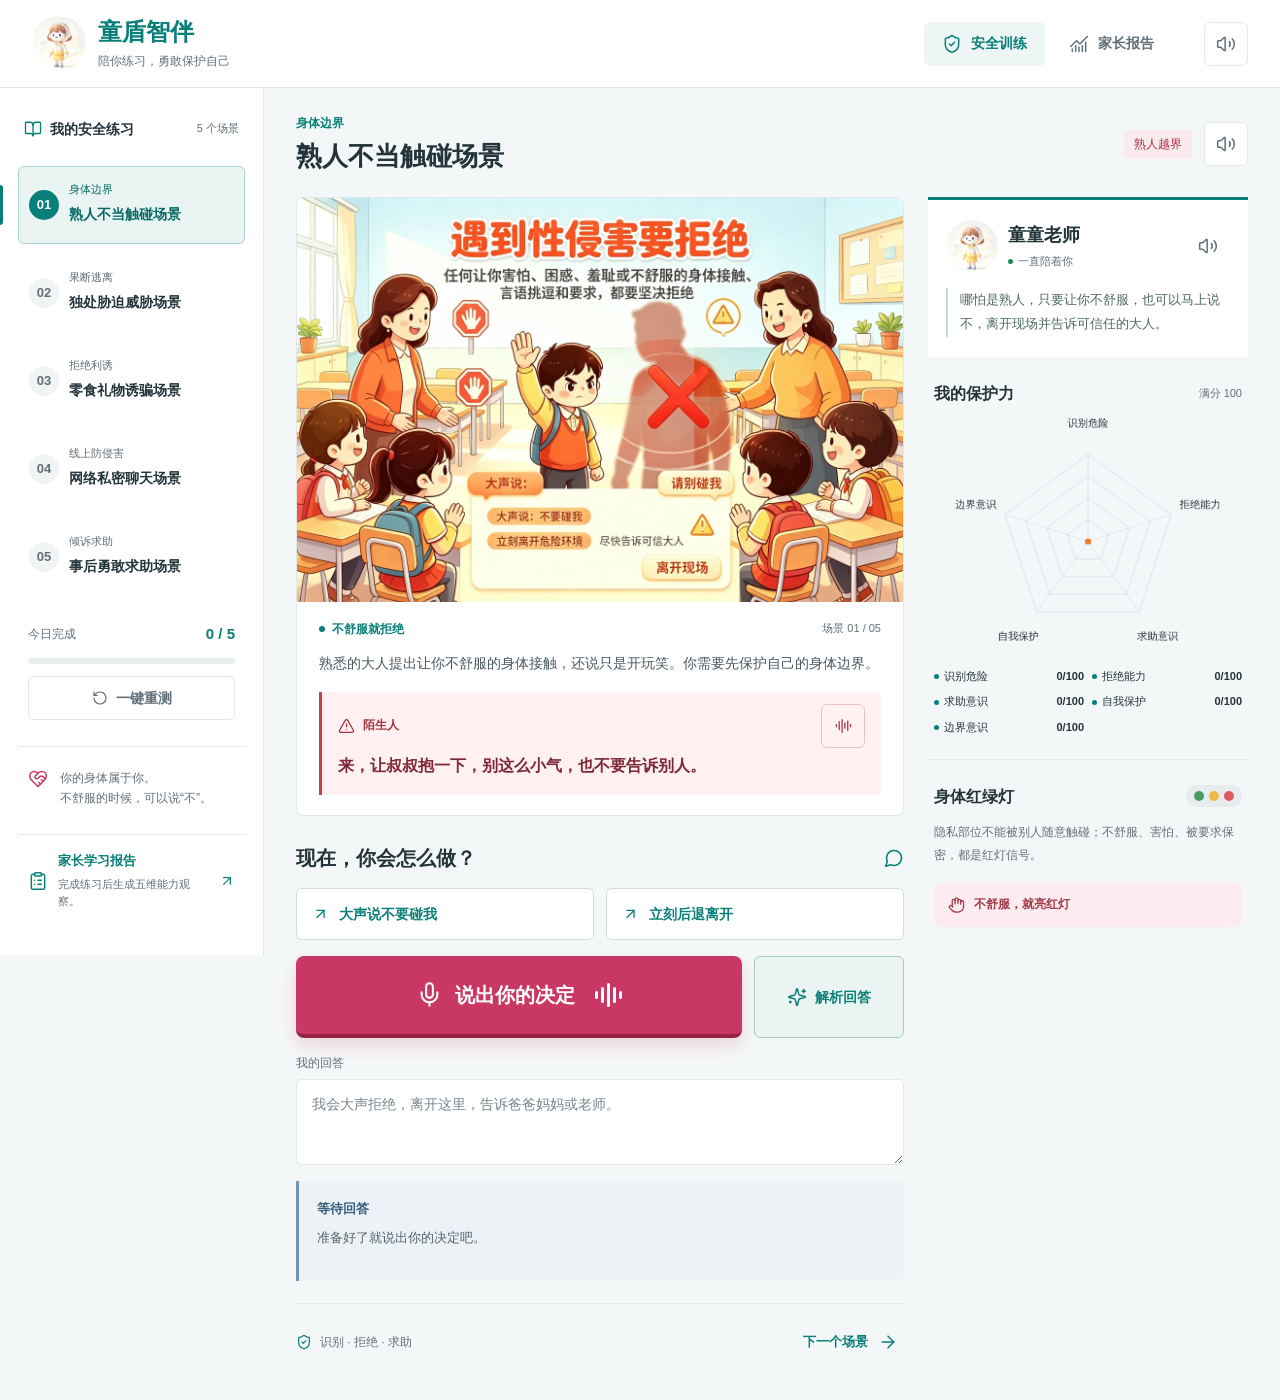
<file: index.html>
<!doctype html>
<html lang="zh-CN">
<head>
  <meta charset="utf-8" />
  <meta name="viewport" content="width=device-width, initial-scale=1" />
  <meta name="theme-color" content="#087f78" />
  <title>童盾智伴 - 安全训练</title>
  <link rel="icon" href="assets/tongtong.png" />
  <link rel="stylesheet" href="styles.css" />
  <script>try { if (sessionStorage.getItem("tongdun-route")) document.documentElement.classList.add("route-arrival"); } catch {} setTimeout(() => document.documentElement.classList.remove("route-arrival"), 2200);</script>
</head>
<body>
  <a class="skip-link" href="#trainingStage">跳到训练内容</a>
  <div class="route-curtain" aria-hidden="true"><img src="assets/tongtong.png" alt="" /><span>童盾智伴</span></div>
  <header class="app-header">
    <a class="brand" href="index.html" aria-label="童盾智伴安全训练首页"><img class="brand-mark" src="assets/tongtong.png" alt="" /><div><h1>童盾智伴</h1><p>陪你练习，勇敢保护自己</p></div></a>
    <nav class="mode-nav" aria-label="模式选择"><a href="index.html" class="is-current" aria-current="page"><i data-lucide="shield-check"></i><span>安全训练</span></a><a href="report.html" data-route><i data-lucide="chart-no-axes-combined"></i><span>家长报告</span></a></nav>
    <button class="sound-toggle icon-button" type="button" id="soundToggle" aria-label="关闭语音播放" aria-pressed="false" title="关闭语音播放"><i data-lucide="volume-2"></i></button>
  </header>
  <main class="app-shell">
    <aside class="side-panel">
      <div class="side-heading"><i data-lucide="book-open"></i><h2>我的安全练习</h2><span>5 个场景</span></div>
      <nav class="scenario-list" aria-label="安全场景列表" id="scenarioList"></nav>
      <section class="profile-panel" aria-label="训练进度">
        <div><span>今日完成</span><strong id="progressText">0 / 5</strong></div>
        <div class="progress-track" role="progressbar" aria-label="训练完成进度" aria-valuemin="0" aria-valuemax="5" aria-valuenow="0"><span id="progressBar"></span></div>
        <button class="mini-action" type="button" id="resetBtn"><i data-lucide="rotate-ccw"></i>一键重测</button>
      </section>
      <div class="side-note"><i data-lucide="heart-handshake"></i><p>你的身体属于你。<br />不舒服的时候，可以说“不”。</p></div>
      <a class="parent-entry" href="report.html" id="openReportBtn" data-route><i data-lucide="clipboard-list"></i><div><strong>家长学习报告</strong><small id="reportSummary">完成练习后查看成长记录</small></div><i data-lucide="arrow-up-right"></i></a>
    </aside>
    <section class="training-stage" id="trainingStage" aria-label="剧情训练区" tabindex="-1">
      <header class="topbar"><div><span class="eyebrow" id="sceneType">身体边界</span><h2 id="sceneTitle">熟人不当触碰场景</h2></div><div class="scene-controls"><span class="risk-pill" id="riskPill">熟人越界</span><button class="icon-button" type="button" id="speakSceneBtn" aria-label="朗读场景" title="朗读场景"><i data-lucide="volume-2"></i></button></div></header>
      <div class="training-layout">
        <div class="scenario-stage" id="scenarioStage">
          <article class="scene-card">
            <div class="scene-media"><img id="sceneImage" src="assets/scene-boundary.png" alt="身体边界安全教育绘本" fetchpriority="high" /></div>
            <div class="scene-copy">
              <div class="scene-caption"><span class="danger-tag" id="dangerTag">不舒服就拒绝</span><span class="scene-counter" id="sceneCounter">场景 01 / 05</span></div>
              <p id="scenePrompt"></p>
              <div class="dialogue-box" id="dialogueBox"><div class="dialogue-head"><span><i data-lucide="triangle-alert"></i><b id="dialogueRole">陌生人</b></span><button class="icon-button" type="button" id="playDialogueBtn" aria-label="播放人物台词" title="播放人物台词"><i data-lucide="audio-lines"></i></button></div><strong id="dialogueText"></strong></div>
            </div>
          </article>
          <section class="response-panel" aria-label="回答与解析">
            <div class="response-heading"><h3>现在，你会怎么做？</h3><i data-lucide="message-circle"></i></div>
            <div class="answer-options" id="answerOptions"></div>
            <div class="voice-row"><button class="record-button" type="button" id="recordBtn" aria-pressed="false"><i data-lucide="mic"></i><span id="recordLabel">说出你的决定</span><span class="voice-wave" aria-hidden="true"><i></i><i></i><i></i><i></i><i></i></span></button><button class="secondary-button" type="button" id="analyzeBtn"><i data-lucide="sparkles"></i>解析回答</button></div>
            <label class="answer-label" for="answerInput">我的回答</label>
            <textarea id="answerInput" rows="2" placeholder="我会大声拒绝，离开这里，告诉爸爸妈妈或老师。"></textarea>
            <div class="feedback" id="feedbackBox" role="status" aria-live="polite"><span class="feedback-state">等待回答</span><p>准备好了就说出你的决定吧。</p></div>
            <div class="scene-footer"><span><i data-lucide="shield-check"></i>识别 · 拒绝 · 求助</span><button class="next-scene" type="button" id="nextSceneBtn">下一个场景<i data-lucide="arrow-right"></i></button></div>
          </section>
        </div>
        <aside class="coach-panel">
          <div class="coach"><div class="coach-heading"><img class="coach-avatar" src="assets/tongtong.png" alt="童童老师" /><div><h3>童童老师</h3><span><i></i>一直陪着你</span></div><button class="icon-button" type="button" id="speakCoachBtn" aria-label="听童童老师的建议" title="听童童老师的建议"><i data-lucide="volume-2"></i></button></div><p id="coachLine">先保护自己，再找可信任的大人。</p></div>
          <section class="radar-card" aria-label="五维能力反馈"><div class="radar-title"><h3>我的保护力</h3><span>满分 100</span></div><canvas id="radarCanvas" width="420" height="340" role="img" aria-label="五维能力雷达图"></canvas><div class="radar-legend" id="radarLegend"></div></section>
          <section class="traffic-light"><div class="traffic-heading"><h3>身体红绿灯</h3><div class="lights" aria-hidden="true"><i class="green"></i><i class="yellow"></i><i class="red"></i></div></div><p id="trafficText"></p><div class="safety-reminder"><i data-lucide="hand"></i><strong>不舒服，就亮红灯</strong></div></section>
        </aside>
      </div>
    </section>
  </main>
  <script src="assets/vendor/gsap.min.js"></script>
  <script src="assets/vendor/ScrollTrigger.min.js"></script>
  <script src="assets/vendor/lucide.min.js"></script>
  <script src="motion.js"></script>
  <script src="script.js"></script>
</body>
</html>
</file>
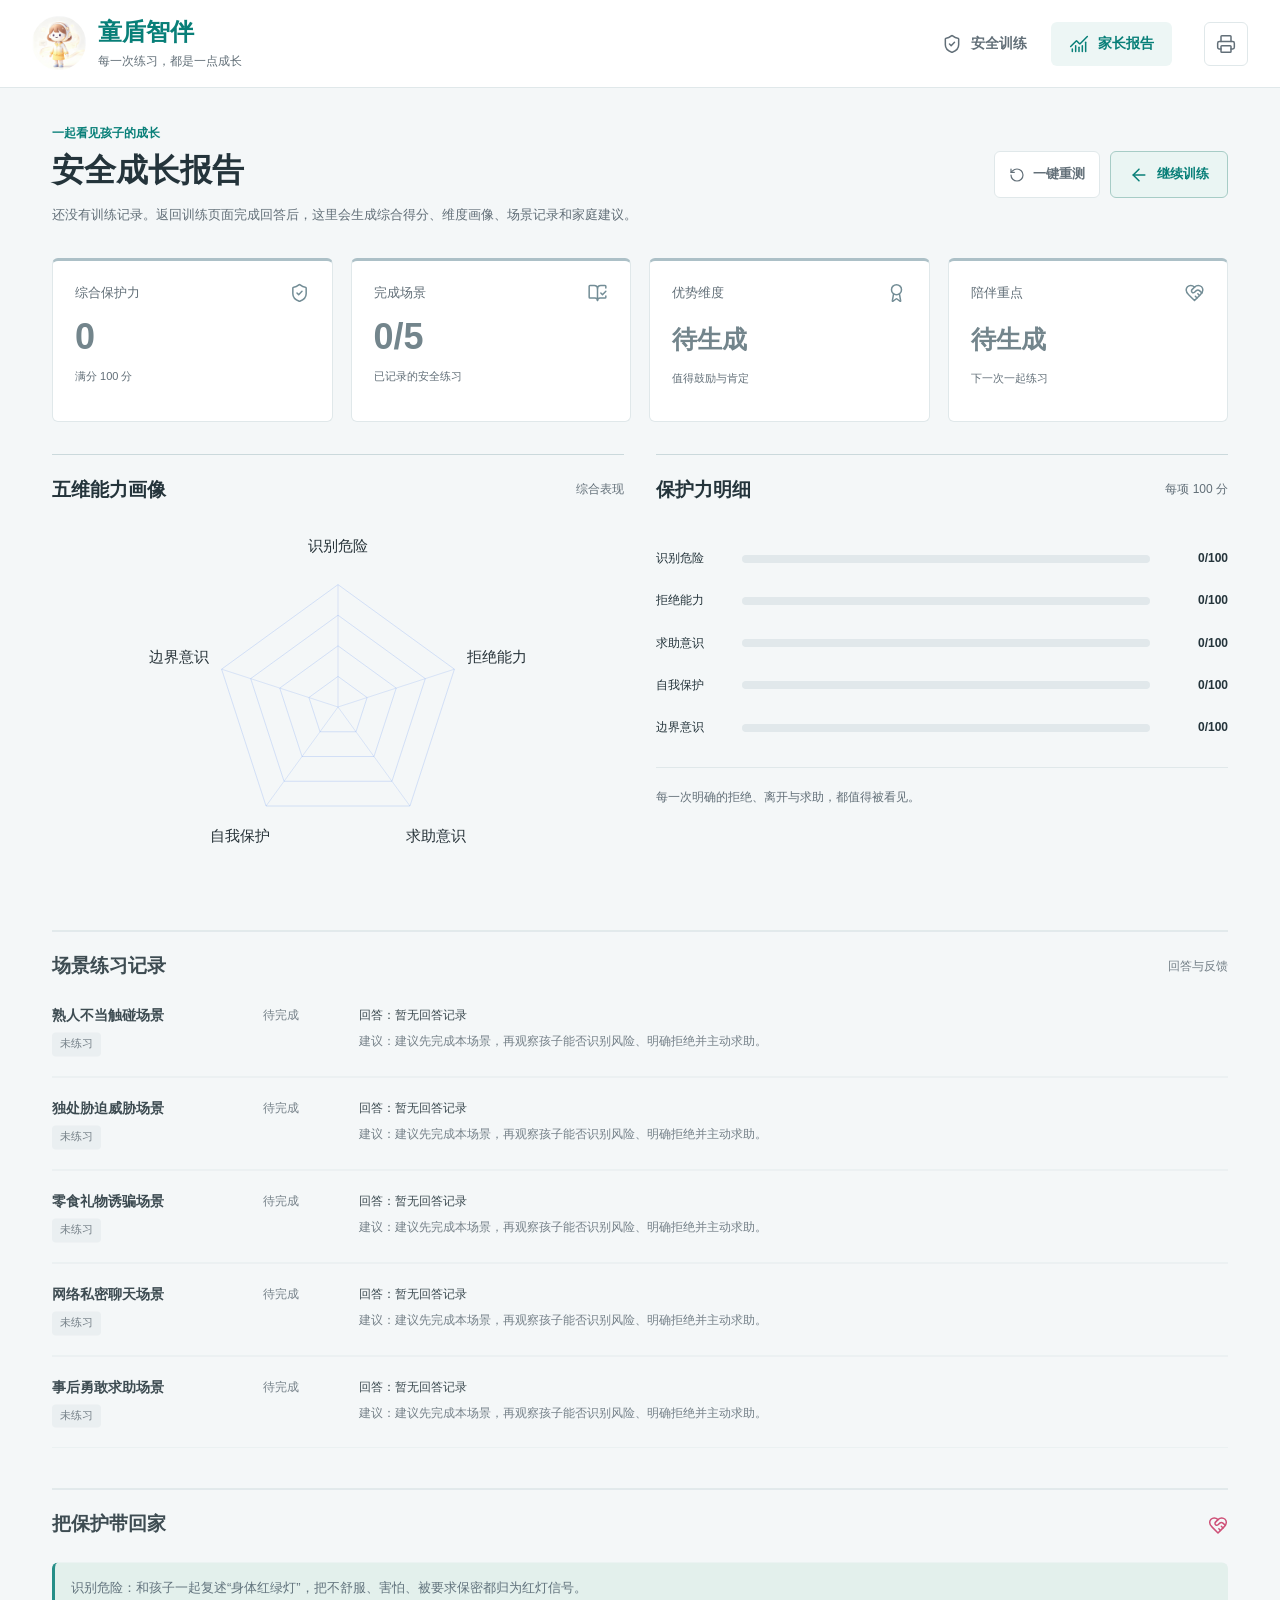
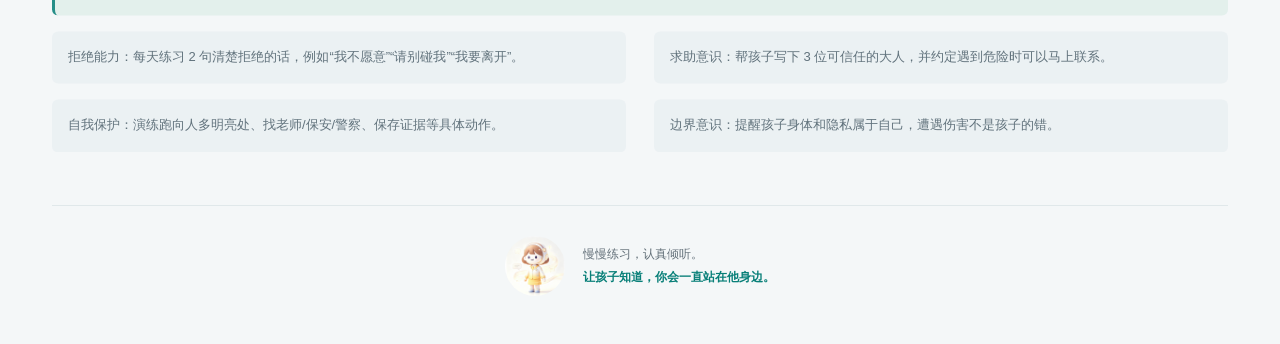
<file: report.html>
<!doctype html>
<html lang="zh-CN">
<head>
  <meta charset="utf-8" />
  <meta name="viewport" content="width=device-width, initial-scale=1" />
  <meta name="theme-color" content="#087f78" />
  <title>童盾智伴 - 家长学习报告</title>
  <link rel="icon" href="assets/tongtong.png" />
  <link rel="stylesheet" href="styles.css" />
  <script>try { if (sessionStorage.getItem("tongdun-route")) document.documentElement.classList.add("route-arrival"); } catch {} setTimeout(() => document.documentElement.classList.remove("route-arrival"), 2200);</script>
</head>
<body class="report-body">
  <a class="skip-link" href="#reportMain">跳到学习报告</a>
  <div class="route-curtain" aria-hidden="true"><img src="assets/tongtong.png" alt="" /><span>童盾智伴</span></div>
  <header class="app-header">
    <a class="brand" href="index.html" data-route><img class="brand-mark" src="assets/tongtong.png" alt="" /><div><h1>童盾智伴</h1><p>每一次练习，都是一点成长</p></div></a>
    <nav class="mode-nav" aria-label="模式选择"><a href="index.html" data-route><i data-lucide="shield-check"></i><span>安全训练</span></a><a href="report.html" class="is-current" aria-current="page"><i data-lucide="chart-no-axes-combined"></i><span>家长报告</span></a></nav>
    <button class="icon-button" type="button" id="printReportBtn" aria-label="打印学习报告" title="打印学习报告"><i data-lucide="printer"></i></button>
  </header>
  <main class="report-shell" id="reportMain" tabindex="-1">
    <section class="report-page standalone-report" aria-label="家长学习报告">
      <header class="report-hero"><div><span class="eyebrow">一起看见孩子的成长</span><h2>安全成长报告</h2><p id="reportOverviewText">正在生成孩子的训练表现。</p></div><div class="report-actions"><button class="mini-action" type="button" id="resetReportBtn"><i data-lucide="rotate-ccw"></i>一键重测</button><a class="secondary-button report-back" href="index.html" data-route><i data-lucide="arrow-left"></i>继续训练</a></div></header>
      <section class="score-strip" aria-label="报告关键指标">
        <article class="score-card" id="totalScoreCard"><div class="metric-label"><span>综合保护力</span><i data-lucide="shield-check"></i></div><strong id="reportScore">0</strong><small>满分 100 分</small></article>
        <article class="score-card" id="completeCard"><div class="metric-label"><span>完成场景</span><i data-lucide="book-open-check"></i></div><strong id="completedCount">0/5</strong><small>已记录的安全练习</small></article>
        <article class="score-card" id="strongCard"><div class="metric-label"><span>优势维度</span><i data-lucide="award"></i></div><strong id="strongestDimension">待生成</strong><small>值得鼓励与肯定</small></article>
        <article class="score-card" id="weakCard"><div class="metric-label"><span>陪伴重点</span><i data-lucide="heart-handshake"></i></div><strong id="weakestDimension">待生成</strong><small>下一次一起练习</small></article>
      </section>
      <div class="report-grid">
        <article class="report-card"><div class="report-card-head"><h3>五维能力画像</h3><span>综合表现</span></div><canvas id="reportRadarCanvas" width="460" height="360" role="img" aria-label="家长报告五维雷达图"></canvas></article>
        <article class="report-card"><div class="report-card-head"><h3>保护力明细</h3><span>每项 100 分</span></div><div class="dimension-bars" id="reportDimensionBars"></div><p class="report-footnote">每一次明确的拒绝、离开与求助，都值得被看见。</p></article>
        <article class="report-card report-wide"><div class="report-card-head"><h3>场景练习记录</h3><span>回答与反馈</span></div><div class="scenario-report-list" id="scenarioReports"></div></article>
        <article class="report-card report-wide"><div class="report-card-head"><h3>把保护带回家</h3><i data-lucide="heart-handshake"></i></div><div class="family-actions" id="familyActions"></div></article>
      </div>
      <footer class="report-footer"><img src="assets/tongtong.png" alt="" /><p>慢慢练习，认真倾听。<br /><strong>让孩子知道，你会一直站在他身边。</strong></p></footer>
    </section>
  </main>
  <script src="assets/vendor/gsap.min.js"></script>
  <script src="assets/vendor/ScrollTrigger.min.js"></script>
  <script src="assets/vendor/lucide.min.js"></script>
  <script src="motion.js"></script>
  <script src="report.js"></script>
</body>
</html>
</file>
<file: styles.css>
:root {
  color-scheme: light; --bg: #f4f7f8; --surface: #fff; --ink: #24343b;
  --muted: #626f78; --line: #e0e8ea; --teal: #087f78; --green: #24824e;
  --red: #c4414d; --orange: #a15d12; --amber: #edbb4c; --blue: #3c75a8; --pink: #c93865;
}
* { box-sizing: border-box; }
html { min-height: 100%; scroll-behavior: smooth; scroll-padding-top: 104px; }
body { margin: 0; color: var(--ink); background: var(--bg); font-family: "Microsoft YaHei", "PingFang SC", "Noto Sans CJK SC", sans-serif; font-size: 14px; line-height: 1.6; letter-spacing: 0; }
button, textarea, a { -webkit-tap-highlight-color: transparent; }
button, textarea { font: inherit; }
button { cursor: pointer; }
button, a { touch-action: manipulation; }
a { color: inherit; text-decoration: none; }
h1, h2, h3, p { margin: 0; }
button, a, textarea { outline-offset: 4px; }
:focus-visible { outline: 3px solid var(--blue); }
svg { width: 20px; height: 20px; stroke-width: 1.8; flex-shrink: 0; }
button:disabled { cursor: default; opacity: .5; }
.skip-link { position: fixed; left: 12px; top: -100px; z-index: 110; padding: 12px; background: #fff; }
.skip-link:focus { top: 12px; }
.app-header { height: 88px; display: flex; align-items: center; gap: 32px; padding: 0 32px; background: #fff; border-bottom: 1px solid var(--line); position: sticky; top: 0; z-index: 20; }
.brand { display: flex; align-items: center; gap: 12px; flex-shrink: 0; }
.brand-mark { width: 54px; height: 54px; object-fit: cover; border-radius: 50%; background: #eaf4f0; }
.brand h1 { font-size: 24px; line-height: 1.35; color: var(--teal); font-weight: 800; }
.brand p { font-size: 12px; color: var(--muted); margin-top: 3px; }
.mode-nav { display: flex; align-items: center; gap: 6px; margin-left: auto; height: 100%; }
.mode-nav a { display: flex; gap: 9px; align-items: center; min-height: 44px; padding: 10px 18px; border-radius: 6px; color: var(--muted); font-weight: 700; position: relative; }
.mode-nav .is-current { color: var(--teal); background: #edf6f5; }
.mode-nav a:hover { color: var(--teal); }
.icon-button { display: inline-flex; align-items: center; justify-content: center; width: 44px; height: 44px; padding: 0; border: 1px solid var(--line); border-radius: 6px; background: #fff; color: var(--muted); flex-shrink: 0; }
.icon-button:hover { color: var(--teal); border-color: var(--teal); }
.app-shell { display: grid; grid-template-columns: 264px minmax(0, 1fr); min-height: calc(100vh - 88px); max-width: 1720px; margin: 0 auto; }
.side-panel { align-self: start; position: sticky; top: 88px; display: flex; flex-direction: column; gap: 26px; padding: 30px 18px 28px; min-height: calc(100vh - 88px); border-right: 1px solid var(--line); background: #fff; }
.side-heading { display: flex; gap: 8px; align-items: center; padding: 0 6px; }
.side-heading > svg { color: var(--teal); width: 18px; }
.side-heading h2 { font-size: 14px; }
.side-heading > span { margin-left: auto; font-size: 11px; color: var(--muted); white-space: nowrap; }
.scenario-list { display: grid; gap: 10px; }
.scenario-tab { position: relative; width: 100%; min-width: 0; display: grid; grid-template-columns: 30px minmax(0, 1fr); column-gap: 10px; padding: 14px 10px; min-height: 78px; border: 1px solid transparent; border-radius: 6px; color: var(--ink); background: transparent; text-align: left; transition: background .3s, border-color .3s; }
.scenario-tab > i { grid-row: span 2; align-self: center; display: grid; place-items: center; height: 30px; width: 30px; color: var(--muted); background: #f0f4f5; border-radius: 50%; font-size: 13px; font-style: normal; font-weight: 700; }
.scenario-tab > span { font-size: 11px; color: var(--muted); }
.scenario-tab > strong { font-size: 14px; white-space: nowrap; font-weight: 700; }
.scenario-tab:hover { background: #f4f8f8; }
.scenario-tab.is-active { background: #eaf5f3; border-color: #a7d5cd; }
.scenario-tab.is-active > i { background: var(--teal); color: #fff; }
.scenario-tab.is-active > strong, .scenario-tab.is-active > span { color: #086a65; }
.scenario-tab.is-complete > i { background: #d7eddf; color: var(--green); }
.scenario-tab.is-active::before { content: ""; position: absolute; left: -19px; top: 18px; bottom: 18px; width: 3px; border-radius: 0 3px 3px 0; background: var(--teal); }
.profile-panel { padding: 0 10px; display: grid; gap: 12px; }
.profile-panel > div:first-child { display: flex; justify-content: space-between; align-items: center; }
.profile-panel span { color: var(--muted); font-size: 12px; }
.profile-panel strong { color: var(--teal); font-size: 15px; }
.progress-track { height: 6px; border-radius: 3px; overflow: hidden; background: #e8eeee; }
.progress-track > span { display: block; width: 0; height: 100%; background: var(--teal); transform-origin: left; }
.mini-action { min-height: 44px; display: inline-flex; align-items: center; justify-content: center; gap: 8px; padding: 8px 14px; border: 1px solid var(--line); border-radius: 6px; color: var(--muted); background: #fff; font-weight: 700; }
.mini-action svg { width: 16px; }
.side-note { display: flex; gap: 12px; align-items: flex-start; border-top: 1px solid var(--line); padding: 22px 10px 0; color: var(--muted); font-size: 12px; }
.side-note svg { color: var(--pink); }
.parent-entry { display: flex; gap: 10px; align-items: center; margin-top: auto; padding: 16px 10px; border-top: 1px solid var(--line); color: var(--teal); }
.parent-entry div { min-width: 0; }
.parent-entry strong { display: block; font-size: 13px; }
.parent-entry small { display: block; margin-top: 4px; color: var(--muted); font-size: 11px; line-height: 1.6; }
.parent-entry > svg:last-child { width: 16px; margin-left: auto; }
.training-stage { min-width: 0; padding: 26px 32px 36px; }
.topbar { display: flex; justify-content: space-between; align-items: center; gap: 18px; margin-bottom: 22px; }
.eyebrow { display: block; color: var(--teal); font-size: 12px; font-weight: 700; margin-bottom: 5px; }
.topbar h2 { font-size: 26px; line-height: 1.4; }
.scene-controls { display: flex; gap: 12px; align-items: center; }
.risk-pill { display: inline-flex; align-items: center; padding: 5px 10px; background: #fbeaed; color: #a83248; font-size: 12px; border-radius: 4px; white-space: nowrap; }
.training-layout { display: grid; grid-template-columns: minmax(0, 1fr) 320px; gap: 24px; align-items: start; }
.scenario-stage { min-width: 0; }
.scene-card { background: #fff; border: 1px solid var(--line); border-radius: 8px; overflow: hidden; }
.scene-media { position: relative; aspect-ratio: 3 / 2; overflow: hidden; background: #e9f2f2; }
.scene-media img { display: block; width: 100%; height: 100%; object-fit: contain; }
.scene-copy { padding: 18px 22px 20px; }
.scene-caption { display: flex; align-items: center; justify-content: space-between; gap: 10px; margin-bottom: 12px; }
.danger-tag { color: var(--teal); font-size: 12px; font-weight: 700; }
.danger-tag::before { content: ""; display: inline-block; width: 6px; height: 6px; border-radius: 50%; background: var(--teal); margin-right: 7px; vertical-align: middle; }
.scene-counter { font-size: 11px; color: var(--muted); font-variant-numeric: tabular-nums; }
.scene-copy > p { color: #48575f; line-height: 1.8; font-size: 14px; }
.dialogue-box { padding: 12px 16px 15px; margin-top: 16px; border-left: 3px solid var(--red); background: #fff0f1; border-radius: 0 6px 6px 0; }
.dialogue-head { display: flex; align-items: center; justify-content: space-between; gap: 12px; color: #a63442; margin-bottom: 4px; }
.dialogue-head > span { display: flex; align-items: center; gap: 8px; font-size: 12px; }
.dialogue-head svg { width: 17px; }
.dialogue-head .icon-button { width: 44px; height: 44px; background: transparent; border-color: #ebc2c7; color: #a63442; }
.dialogue-box > strong { display: block; font-size: 16px; line-height: 1.75; color: #7e2938; }
.dialogue-box.is-support { background: #edf6f5; border-color: var(--teal); }
.dialogue-box.is-support .dialogue-head, .dialogue-box.is-support > strong { color: var(--teal); }
.response-panel { padding: 26px 0 0; }
.response-heading { display: flex; align-items: center; justify-content: space-between; margin-bottom: 14px; }
.response-heading h3 { font-size: 20px; }
.response-heading > svg { color: var(--teal); }
.answer-options { display: grid; grid-template-columns: repeat(2, minmax(0, 1fr)); gap: 12px; margin-bottom: 16px; }
.option-button { display: flex; align-items: center; justify-content: flex-start; gap: 10px; min-height: 52px; padding: 12px 15px; border: 1px solid #cddedc; border-radius: 6px; text-align: left; background: #fff; font-weight: 700; color: var(--teal); transition: background .25s, border-color .25s; }
.option-button svg { width: 17px; }
.option-button:hover, .option-button.is-selected { background: #e5f2ed; border-color: var(--teal); }
.voice-row { display: grid; grid-template-columns: minmax(0, 1fr) 150px; gap: 12px; margin-bottom: 16px; }
.record-button { display: flex; align-items: center; justify-content: center; gap: 12px; position: relative; min-height: 82px; padding: 16px 20px; border: 0; border-bottom: 4px solid #962344; border-radius: 8px; background: var(--pink); color: #fff; font-size: 20px; font-weight: 800; box-shadow: 0 8px 18px rgba(201, 56, 101, .17); }
.record-button > svg { width: 27px; height: 27px; }
.record-button:hover { background: #b42d58; }
.record-button.is-recording { background: #a9234c; }
.voice-wave { height: 26px; display: flex; align-items: center; gap: 3px; margin-left: 8px; }
.voice-wave > i { height: 8px; width: 3px; background: #fff; border-radius: 2px; }
.voice-wave > i:nth-child(2), .voice-wave > i:nth-child(4) { height: 16px; }
.voice-wave > i:nth-child(3) { height: 24px; }
.secondary-button { display: inline-flex; gap: 8px; align-items: center; justify-content: center; padding: 12px 18px; min-height: 48px; border: 1px solid #a7ccc6; border-radius: 6px; color: var(--teal); background: #eaf5f3; font-weight: 700; }
.secondary-button:hover { background: #dcefeb; }
.answer-label { display: block; font-size: 12px; color: var(--muted); margin-bottom: 6px; }
textarea { display: block; width: 100%; resize: vertical; min-height: 86px; padding: 13px 15px; color: var(--ink); background: #fff; border: 1px solid var(--line); border-radius: 6px; line-height: 1.7; font-size: 14px; }
textarea::placeholder { color: #78858c; }
.feedback { padding: 16px 18px; margin-top: 16px; background: #edf2f6; border-left: 3px solid #7693ac; border-radius: 0 6px 6px 0; min-height: 100px; }
.feedback-state { color: #355f7d; font-weight: 700; font-size: 13px; }
.feedback p { margin-top: 6px; color: #50636f; font-size: 13px; line-height: 1.85; }
.feedback.is-good { background: #e8f5ed; border-color: var(--green); }
.feedback.is-good .feedback-state { color: var(--green); }
.feedback.is-warning { background: #fcf3dd; border-color: var(--orange); }
.feedback.is-warning .feedback-state { color: var(--orange); }
.feedback.is-danger { background: #fcecef; border-color: var(--red); }
.feedback.is-danger .feedback-state { color: var(--red); }
.scene-footer { display: flex; align-items: center; justify-content: space-between; gap: 16px; border-top: 1px solid var(--line); padding-top: 16px; margin-top: 22px; }
.scene-footer > span { display: flex; align-items: center; gap: 8px; color: var(--muted); font-size: 12px; }
.scene-footer > span svg { width: 16px; color: var(--teal); }
.next-scene { display: inline-flex; align-items: center; justify-content: center; gap: 10px; min-height: 44px; color: var(--teal); background: transparent; border: 0; font-size: 13px; font-weight: 700; }
.coach-panel { min-width: 0; display: grid; gap: 24px; }
.coach { border-top: 3px solid var(--teal); background: #fff; padding: 20px 18px; }
.coach-heading { display: flex; align-items: center; gap: 10px; }
.coach-avatar { width: 52px; height: 52px; border-radius: 50%; object-fit: cover; background: #eaf4f0; }
.coach h3 { font-size: 18px; }
.coach-heading > div > span { display: flex; align-items: center; gap: 5px; color: var(--muted); font-size: 11px; margin-top: 3px; }
.coach-heading > div > span i { display: block; width: 5px; height: 5px; border-radius: 50%; background: var(--green); }
.coach-heading > button { margin-left: auto; border: 0; }
.coach > p { margin-top: 16px; padding-left: 12px; border-left: 2px solid #beddd6; font-size: 13px; line-height: 1.9; color: #4e6864; }
.radar-card { padding: 0 6px 22px; border-bottom: 1px solid var(--line); }
.radar-title { display: flex; align-items: center; justify-content: space-between; gap: 10px; }
.radar-title h3 { font-size: 16px; }
.radar-title > span { color: var(--muted); font-size: 11px; }
.radar-card canvas { display: block; width: 100%; height: auto; margin: 10px auto 2px; }
.radar-legend { display: grid; gap: 8px; grid-template-columns: 1fr 1fr; font-size: 11px; }
.radar-legend > span { display: flex; align-items: center; gap: 5px; }
.radar-legend i { width: 5px; height: 5px; border-radius: 50%; background: var(--teal); }
.radar-legend b { margin-left: auto; font-size: 11px; font-weight: 700; font-variant-numeric: tabular-nums; }
.traffic-light { padding: 0 6px; }
.traffic-heading { display: flex; align-items: center; justify-content: space-between; gap: 16px; }
.traffic-heading h3 { font-size: 16px; }
.lights { display: flex; gap: 5px; padding: 6px 8px; background: #e7ecee; border-radius: 20px; }
.lights i { width: 10px; height: 10px; border-radius: 50%; }
.green { background: #469c62; }
.yellow { background: var(--amber); }
.red { background: #dc5a62; }
.traffic-light p { margin-top: 12px; color: var(--muted); font-size: 12px; line-height: 1.9; }
.safety-reminder { margin-top: 16px; padding: 12px 14px; display: flex; align-items: center; gap: 9px; color: #a23948; background: #fcecef; border-radius: 6px; font-size: 12px; }
.safety-reminder svg { width: 17px; }
.route-curtain { position: fixed; inset: 0; z-index: 100; background: #087f78; display: flex; align-items: center; justify-content: center; gap: 18px; transform: translateX(101%); pointer-events: none; color: #fff; font-size: 28px; font-weight: 700; }
.route-curtain img { width: 76px; height: 76px; object-fit: cover; border-radius: 50%; }
.route-arrival .route-curtain { transform: translateX(0); }
.report-shell { max-width: 1240px; padding: 36px 32px 48px; margin: auto; }
.report-hero { display: flex; align-items: center; justify-content: space-between; gap: 32px; margin-bottom: 32px; }
.report-hero h2 { font-size: 32px; line-height: 1.4; }
.report-hero p { color: var(--muted); font-size: 13px; margin-top: 12px; max-width: 650px; }
.report-actions { display: flex; gap: 10px; flex-shrink: 0; }
.report-actions button, .report-actions a { min-height: 46px; font-size: 13px; }
.score-strip { display: grid; grid-template-columns: repeat(4, minmax(0, 1fr)); gap: 18px; margin-bottom: 32px; }
.score-card { position: relative; padding: 22px; border: 1px solid var(--line); border-top: 3px solid #acc0c7; border-radius: 6px; background: #fff; min-height: 164px; }
.metric-label { display: flex; align-items: center; justify-content: space-between; gap: 12px; font-size: 13px; color: var(--muted); }
.metric-label svg { width: 21px; color: #738d96; }
.score-card > strong { display: block; font-size: 36px; font-weight: 800; line-height: 1.4; margin: 8px 0 2px; font-variant-numeric: tabular-nums; }
.score-card > small { color: var(--muted); font-size: 11px; }
#strongestDimension, #weakestDimension { font-size: 25px; margin-top: 18px; margin-bottom: 9px; }
.score-card.high { background: #eef7f2; border-top-color: var(--green); }
.score-card.mid { background: #fcf5e5; border-top-color: var(--orange); }
.score-card.low { background: #fceef1; border-top-color: var(--red); }
.score-card.high > strong { color: var(--green); }
.score-card.mid > strong { color: var(--orange); }
.score-card.low > strong { color: var(--red); }
.score-card.is-empty { background: #fff; border-top-color: #acc0c7; }
.score-card.is-empty > strong { color: #73858c; }
.report-grid { display: grid; grid-template-columns: minmax(0, 1fr) minmax(0, 1fr); column-gap: 32px; row-gap: 40px; }
.report-card { min-width: 0; padding-top: 20px; border-top: 1px solid #cbd9dc; }
.report-card-head { display: flex; align-items: center; justify-content: space-between; margin-bottom: 22px; gap: 14px; }
.report-card-head h3 { font-size: 19px; }
.report-card-head > span { font-size: 12px; color: var(--muted); }
.report-card-head > svg { color: var(--pink); }
.report-card canvas { width: 100%; max-width: 460px; height: auto; display: block; margin: 0 auto; }
.report-wide { grid-column: 1 / -1; }
.dimension-bars { display: grid; gap: 23px; padding-top: 22px; }
.dimension-row { display: grid; grid-template-columns: 70px minmax(0, 1fr) 62px; gap: 16px; align-items: center; font-size: 12px; }
.dimension-row strong { font-weight: 500; }
.dimension-row b { text-align: right; font-variant-numeric: tabular-nums; }
.dimension-track { height: 8px; overflow: hidden; background: #e1e8eb; border-radius: 4px; }
.dimension-track span { display: block; height: 100%; background: var(--teal); border-radius: inherit; transform-origin: left; }
.dimension-row.high .dimension-track span { background: var(--green); }
.dimension-row.mid .dimension-track span { background: #cf9440; }
.dimension-row.low .dimension-track span { background: #ce6c7e; }
.report-footnote { color: var(--muted); font-size: 12px; border-top: 1px solid var(--line); padding-top: 20px; margin-top: 30px; }
.scenario-report-list { display: grid; }
.scenario-report { display: grid; grid-template-columns: 185px 70px minmax(0, 1fr); gap: 26px; padding: 20px 0; border-bottom: 1px solid var(--line); }
.scenario-report:first-child { padding-top: 0; }
.scenario-report strong { display: block; font-size: 14px; }
.scenario-report span { display: inline-block; font-size: 11px; padding: 3px 8px; margin-top: 6px; color: var(--muted); background: #e9eef0; border-radius: 4px; }
.scenario-report span.high { color: #24663e; background: #dfeee3; }
.scenario-report span.mid { color: #815016; background: #f7ecd2; }
.scenario-report span.low { color: #a23948; background: #f5dfe5; }
.scenario-report p { color: var(--muted); font-size: 12px; line-height: 1.9; overflow-wrap: anywhere; }
.scenario-report .record-answer { color: var(--ink); margin-bottom: 4px; }
.family-actions { display: grid; grid-template-columns: repeat(2, minmax(0, 1fr)); gap: 16px 28px; }
.family-actions p { font-size: 13px; line-height: 1.9; padding: 14px 16px; background: #eaf0f3; border-radius: 6px; color: #4c606b; }
.family-actions p.priority { background: #e0efeb; border-left: 3px solid var(--teal); grid-column: 1 / -1; }
.report-footer { display: flex; justify-content: center; align-items: center; gap: 18px; margin-top: 56px; padding-top: 30px; border-top: 1px solid var(--line); }
.report-footer img { width: 60px; height: 60px; border-radius: 50%; }
.report-footer p { font-size: 12px; color: var(--muted); line-height: 1.9; }
.report-footer strong { color: var(--teal); }
@media (min-width: 1550px) { .training-layout { grid-template-columns: minmax(0, 1fr) 350px; gap: 32px; } .training-stage { padding: 30px 40px 40px; } }
@media (max-width: 1200px) { .training-stage { padding: 24px; } .training-layout { grid-template-columns: minmax(0, 1fr) 270px; gap: 20px; } .coach { padding: 18px 12px; } .radar-legend { grid-template-columns: 1fr; } .coach-heading { gap: 7px; } .coach-avatar { width: 44px; height: 44px; } .coach h3 { font-size: 16px; } }
@media (max-width: 1050px) { .app-shell { grid-template-columns: 240px minmax(0, 1fr); } .side-panel { padding-inline: 10px; } .scenario-tab { column-gap: 8px; padding-inline: 8px; } .scenario-tab.is-active::before { left: -11px; } .training-layout { grid-template-columns: 1fr; } .coach-panel { grid-template-columns: 1fr 1fr; gap: 20px; margin-top: 12px; } .coach { grid-column: 1 / -1; } .radar-legend { grid-template-columns: 1fr 1fr; } .topbar h2 { font-size: 23px; } .risk-pill { display: none; } .score-strip { gap: 12px; } .score-card { padding: 18px; } #strongestDimension, #weakestDimension { font-size: 22px; } }
@media (max-width: 760px) {
  .app-header { height: 76px; padding: 0 18px; gap: 12px; } .brand-mark { width: 42px; height: 42px; } .brand { gap: 8px; } .brand h1 { font-size: 20px; } .brand p { display: none; }
  .mode-nav { gap: 0; } .mode-nav a { padding: 10px; gap: 5px; font-size: 12px; } .mode-nav a svg { width: 17px; } .sound-toggle { display: none; }
  .app-shell { display: block; } .side-panel { position: static; min-height: auto; gap: 14px; padding: 18px 18px 0; border-right: 0; border-bottom: 1px solid var(--line); background: var(--bg); }
  .side-heading { padding: 0; } .scenario-list { display: flex; overflow-x: auto; gap: 10px; padding: 0 0 16px; scroll-snap-type: x proximity; }
  .scenario-tab { flex: 0 0 216px; scroll-snap-align: start; padding: 10px; min-height: 70px; background: #fff; border-color: var(--line); } .scenario-tab.is-active::before { display: none; }
  .profile-panel, .side-note, .parent-entry { display: none; } .training-stage { padding: 22px 18px 30px; } .topbar { margin-bottom: 16px; } .topbar h2 { font-size: 22px; }
  .scene-copy { padding: 16px; } .scene-copy > p { font-size: 13px; } .dialogue-box { padding: 9px 12px 12px; } .dialogue-box > strong { font-size: 15px; }
  .response-heading h3 { font-size: 18px; } .answer-options { gap: 8px; } .option-button { padding: 10px; font-size: 12px; gap: 6px; } .option-button svg { width: 14px; }
  .voice-row { grid-template-columns: minmax(0, 1fr) 110px; gap: 8px; } .record-button { padding: 14px 10px; font-size: 18px; gap: 8px; min-height: 76px; } .voice-wave { display: none; } .voice-row > .secondary-button { padding: 10px; font-size: 12px; gap: 5px; } .voice-row > .secondary-button svg { width: 16px; }
  .coach-panel { gap: 22px; } .coach { padding: 20px 18px; } .coach-avatar { width: 52px; height: 52px; } .coach h3 { font-size: 18px; } .radar-card, .traffic-light { padding-inline: 0; } .radar-legend { grid-template-columns: 1fr; }
  .report-shell { padding: 26px 18px 36px; } .report-hero { flex-direction: column; align-items: stretch; gap: 18px; margin-bottom: 24px; } .report-hero h2 { font-size: 28px; } .report-actions { justify-content: flex-end; }
  .score-strip { grid-template-columns: 1fr 1fr; gap: 12px; } .score-card { min-height: 146px; } .score-card > strong { font-size: 32px; } #strongestDimension, #weakestDimension { font-size: 23px; }
  .report-grid { grid-template-columns: 1fr; gap: 28px; } .dimension-bars { padding-top: 5px; gap: 20px; } .scenario-report { grid-template-columns: minmax(0, 1fr) 64px; gap: 10px; } .scenario-report > div:last-child { grid-column: 1 / -1; } .scenario-report > p { text-align: right; } .family-actions { grid-template-columns: 1fr; } .report-footer { margin-top: 36px; }
}
@media (max-width: 420px) { .app-header { padding-inline: 12px; gap: 7px; } .mode-nav a { padding: 10px 7px; } .mode-nav a svg { display: none; } .app-header > .icon-button { width: 40px; height: 40px; } .coach-panel { grid-template-columns: 1fr; } .coach { grid-column: auto; } .radar-card canvas { max-width: 330px; } .radar-legend { grid-template-columns: 1fr 1fr; } .brand h1 { font-size: 19px; } .report-footer { gap: 12px; } .report-footer img { width: 48px; height: 48px; } }
@media (prefers-reduced-motion: reduce) { html { scroll-behavior: auto; } *, *::before, *::after { animation-duration: .01ms !important; animation-iteration-count: 1 !important; transition-duration: .01ms !important; } .route-curtain { display: none; } }
@media print { .app-header, .skip-link, .report-actions, .route-curtain { display: none; } body { background: #fff; } .report-shell { padding: 0; max-width: none; } .score-card { break-inside: avoid; } .report-card, .scenario-report, .family-actions p { break-inside: avoid; } .report-grid { gap: 20px; } .report-footer { margin-top: 20px; } }
</file>
